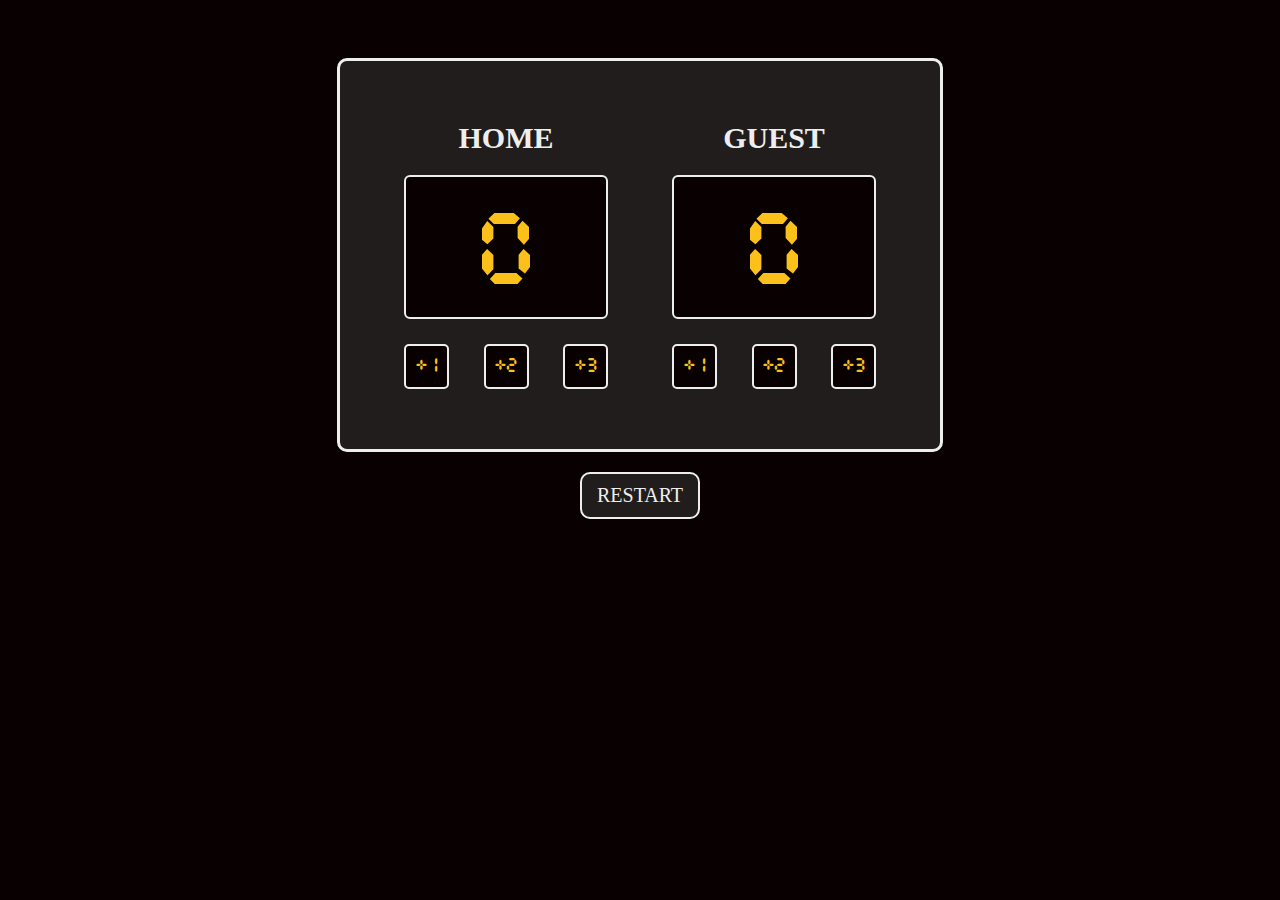
<file: Scrimba/basketball_scoreboard/index.html>
<!DOCTYPE html>
<html>
    <head>
        <title>Basketball Scoreboard</title>
        <meta charset="UTF-8">
        <meta name="viewport" content="width=device-width, initial-scale=1" />
        <link rel="stylesheet" href="./styles.css">
    </head>
    <body>
        <section>
            <div id="scoreboard">
                <div id="home">
                    <h3>HOME</h3>
                    <div class="counter">
                        <p id="home-count">0</p>
                    </div>
                    <div class="btn-container">
                        <button class="count-button" onclick="addOneHome()">+1</button>
                        <button class="count-button" onclick="addTwoHome()">+2</button>
                        <button class="count-button" onclick="addThreeHome()">+3</button>
                    </div>
                </div>
                <div id="guest">
                    <h3>GUEST</h3>
                    <div class="counter">
                        <p id="guest-count">0</p>
                    </div>
                    <div class="btn-container">
                        <button class="count-button" onclick="addOneGuest()">+1</button>
                        <button class="count-button" onclick="addTwoGuest()">+2</button>
                        <button class="count-button" onclick="addThreeGuest()">+3</button>
                    </div>
                </div>
            </div>
            <button id="restart" onclick="restart()">RESTART</button>
        </section>
        <script src="./index.js"></script>
    </body>
</html>
</file>
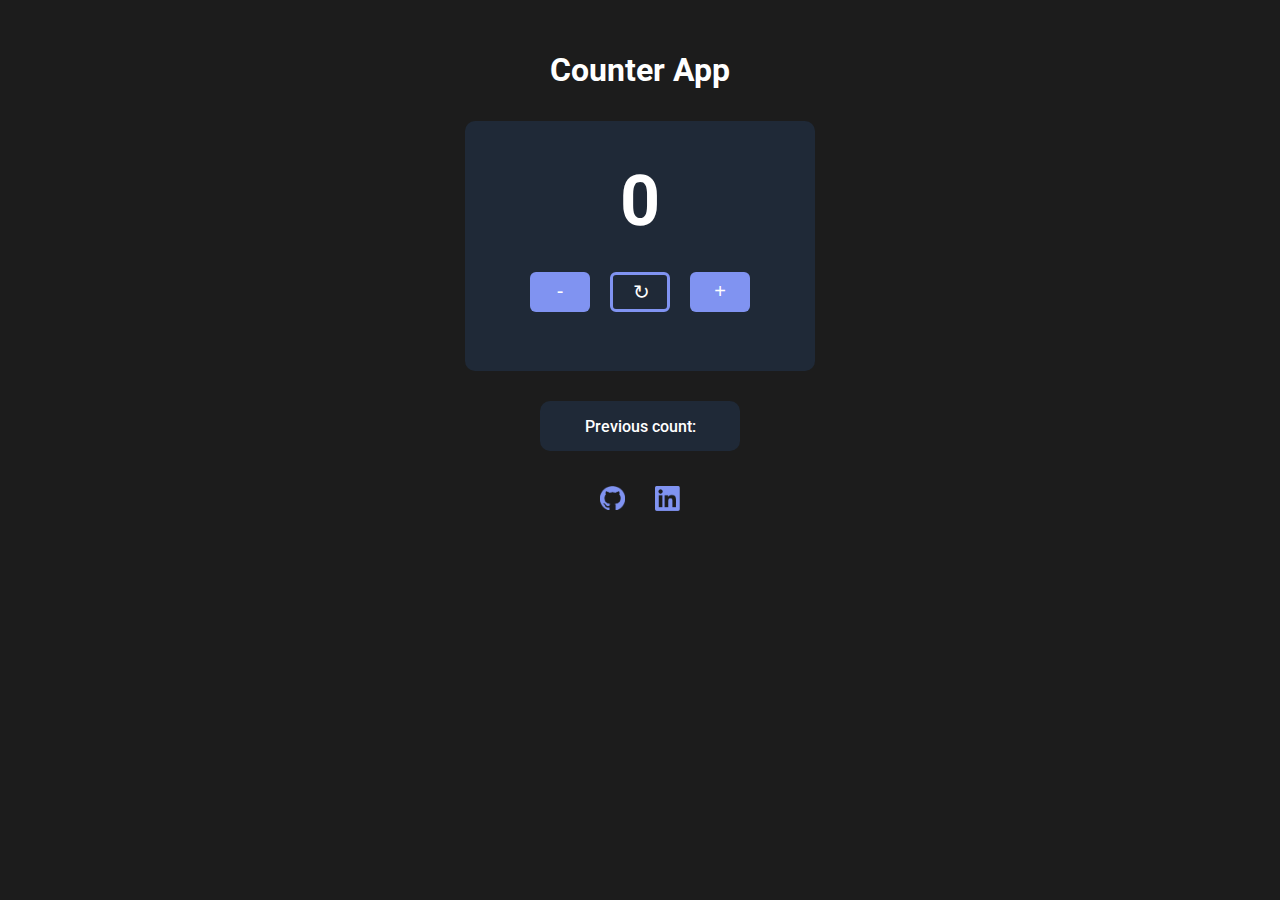
<file: Scrimba/counter_app/index.html>
<!DOCTYPE html>
<html>
    <head>
        <meta charset="UTF-8">
        <meta name="viewport" content="width=device-width, initial-scale=1" />
        <title>Counter App</title>
        <link rel="stylesheet" href="./styles.css">
        <link rel="preconnect" href="https://fonts.googleapis.com">
        <link rel="preconnect" href="https://fonts.gstatic.com" crossorigin>
        <link href="https://fonts.googleapis.com/css2?family=Happy+Monkey&family=Orbitron:wght@400;800&family=Quicksand:wght@400;600&family=Roboto:wght@400;500;700&display=swap" rel="stylesheet">
    </head>
    <body>
        <section>
            <h1>Counter App</h1>
            <div id="container">
                <h2 id="counter">0</h2>
                <div id="button-container">
                    <button type="button" onclick="decrement()">-</button>
                    <button type="button" id="restart" onclick="restart()">↻</button>
                    <button type="button" onclick="increment()">+</button>
                </div>
            </div>
            <div id="count-history">
                <p id="previous-count">Previous count: </p>
            </div>
        </section>
        <footer>
            <a href="https://github.com/jonathancazares" target="_blank">
                <img src="./images/github.png" id="github-img">
            </a>
            <a href="https://www.linkedin.com/in/jonathancazares/" target="_blank">
                <img src="./images/linkedin.png" id="linkedin-img">
            </a>
        </footer>
        <script src="./index.js"></script>
    </body>
</html>
</file>
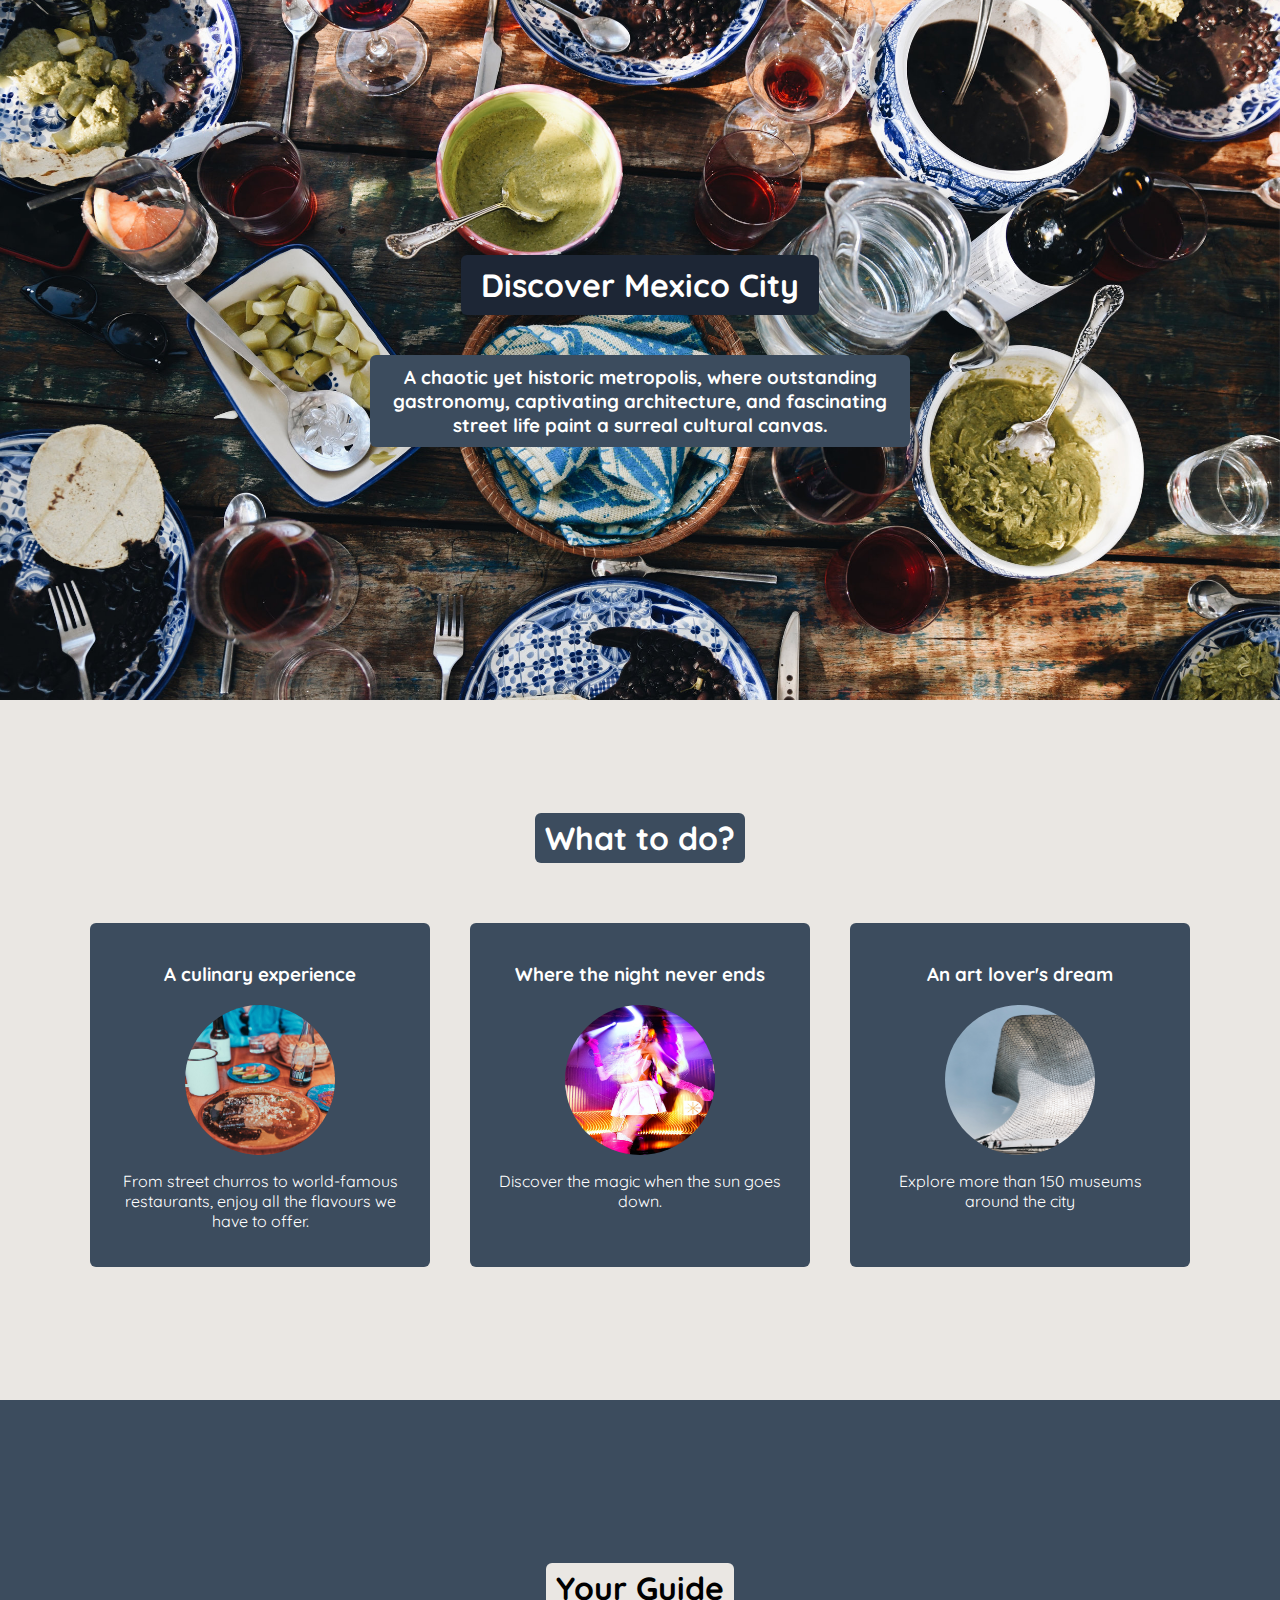
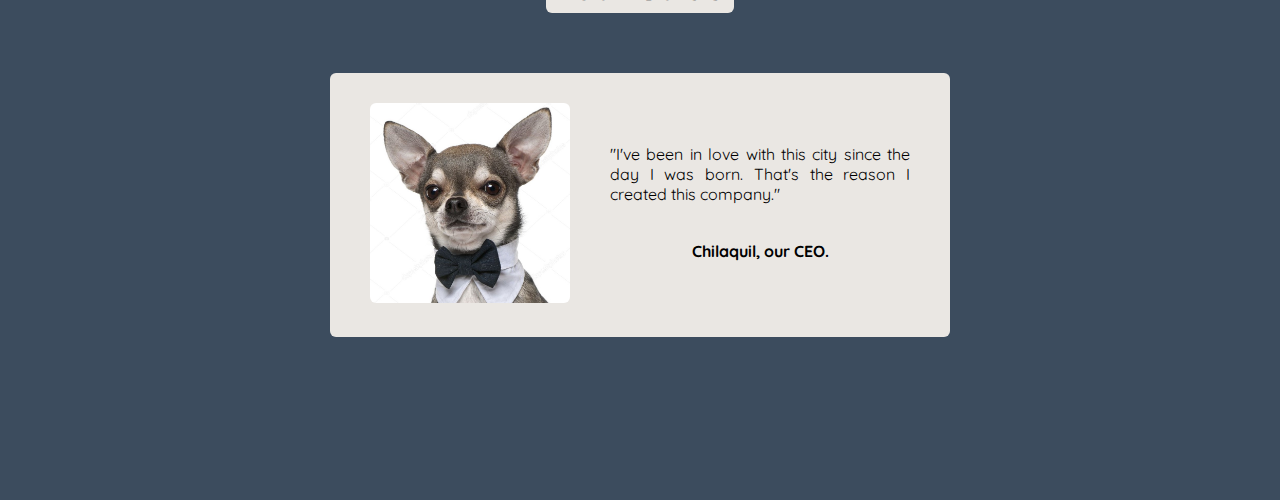
<file: Scrimba/hometown_homepage/index.html>
<!DOCTYPE html>
<html>
    <head>
        <title>Mexico City - Homepage</title>
        <meta charset="UTF-8">
        <meta name="viewport" content="width=device-width, initial-scale=1"/>
        <link rel="stylesheet" href="./styles.css">
        <link rel="preconnect" href="https://fonts.googleapis.com">
        <link rel="preconnect" href="https://fonts.gstatic.com" crossorigin>
        <link href="https://fonts.googleapis.com/css2?family=Happy+Monkey&family=Orbitron:wght@400;800&family=Quicksand:wght@400;600&display=swap" rel="stylesheet">
    </head>
    <body>
        <div id="header-section">
            <h1 id="city-name">Discover Mexico City</h1>
            <h3 id="city-description">A chaotic yet historic metropolis, where outstanding gastronomy, captivating architecture, and fascinating street life paint a surreal cultural canvas.</h4>
        </div>
        <div id="activities-section">
            <h1 class="item" id="activities-title">What to do?</h1>
            <div class="item" id="activities-container">
                <div class="container">
                    <h3 class="activity-title">A culinary experience</h3>
                    <img src="./images/food.jpg" class="activity-img" alt="A table with a mexican dish (mole enchiladas), two beers and some fruit">
                    <p class="activity-description">From street churros to world-famous restaurants, enjoy all the flavours we have to offer.</p>
                </div>
                <div class="container">
                    <h3 class="activity-title">Where the night never ends</h3>
                    <img src="./images/nightlife.jpg" class="activity-img" alt="A drag queen dancing in a room illuminated by a blend of pink and yellow lights">
                    <p class="activity-description">Discover the magic when the sun goes down.</p>
                </div>
                <div class="container">
                    <h3 class="activity-title">An art lover's dream</h3>
                    <img src="./images/museum.jpg" class="activity-img" alt="Exterior of Museo Soumaya in Mexico City, a gleaming metallic structure with a unique, twisted shape, reflecting the sunlight.">
                    <p class="activity-description">Explore more than 150 museums around the city</p>
                </div>
            </div>
        </div>
        <div id="guide-section">
            <h1 class="item" id="guide-title">Your Guide</h1>
            <div class="item" id="card">
                <div class="card-container">
                    <img src="./images/chihuahua.jpg" id="guide-img">
                </div>
                <div class="card-container" id="guide-description">
                    <p id="guide-quote">"I've been in love with this city since the day I was born. That's the reason I created this company."</p>
                    <h4>Chilaquil, our CEO.</h4>
                </div>
            </div>
        </div>
    </body>
</html
</file>
<file: Scrimba/basketball_scoreboard/styles.css>
@font-face {
    font-family: 'Cursed Timer';
    src: url("./font/cursed-timer.ttf");
}

body {
    background: #080001;
}

section {
    display: flex;
    flex-direction: column;
    align-items: center;
}

h3 {
    font-family: Verdana;
    font-size: 30px;
    color: #EEE;
    text-align: center;
    margin: 60px 20px 20px;
}

#restart {
    font-family: Verdana;
    font-size: 20px;
    color: #EEE;
    text-align: center;
    padding: 10px 15px;
    background: #211D1C;
    border: 2px solid #EEE;
    border-radius: 10px;
}

#restart.hover {
    cursor: pointer;
}

#restart:active {
    background: #211D1C;
}

#scoreboard {
    display: flex;
    justify-content: space-evenly;
    background: #211D1C;
    border: 3px solid #EEE;
    width: 600px;
    border-radius: 10px;
    margin: 50px 10px 20px;
}

.counter {
    display: flex;
    justify-content: center;
    align-items: center;
    font-family: 'Cursed Timer';
    color: #FCC01B;
    background: #080001;
    border: 2px solid #EEE;
    border-radius: 6px;
    font-size: 90px;
    width: 160px;
    height: 100px;
    margin-bottom: 25px;
    padding: 30px 20px 10px;
}

.btn-container {
    display: flex;
    justify-content: space-between;
    margin-bottom: 60px;
}

.count-button {
    background: #080001;
    color: #FCC01B;
    font-family: 'Cursed Timer';
    border: 2px solid #EEE;
    border-radius: 5px;
    font-size: 18px;
    width: 45px;
    height: 45px;
}

button:hover {
    cursor: pointer;
}

button:active {
    border: 2px solid #8d8d8d;
}
</file>
<file: Scrimba/counter_app/styles.css>
body {
    font-family: 'Roboto', Arial, sans-serif;
    background-color: #1C1C1C;
}

h1 {
    color: #FFF;
}

section {
    display: flex;
    flex-direction: column;
    justify-content: center;
    align-items: center;
    margin-top: 30px;
}

#container {
    background-color: #1F2937;
    color: #FFF;
    display: flex;
    flex-direction: column;
    justify-content: center;
    align-items: center;
    min-width: 350px;
    height: 250px;
    border-radius: 10px;
    margin-bottom: 20px;
    margin-top: 10px;
}

h2 {
    font-size: 70px;
    margin: 40px auto 0px;
}

#button-container {
    display: flex;
    justify-content: center;
    margin: 10px auto 40px;
}

button {
    background: #8093f1;
    color: #FFF;
    border: none;
    border-radius: 6px;
    font-size: 20px;
    text-align: center;
    margin: 20px 20px;
    padding: 5px 20px;
    width: 60px;
}

#restart {
    background: #1F2937;
    border: 3px solid #8093f1;
    margin-left: 0px;
    margin-right: 0px;
}

button:active {
    background: #6f7fd2;
}

button:hover {
    cursor: pointer;
}

#restart:active {
    border: 2px solid #6f7fd2;
}

#count-history {
    background-color: #1F2937;
    color: #FFF;
    min-width: 200px;
    height: 50px;
    margin-top: 10px;
    border-radius: 10px;
    font-weight: 500;
    text-align: center;
}

footer {
    display: flex;
    justify-content: center;
    margin: 20px 20px;
}

img {
    width: 25px;
    margin: 15px;
}

a:hover {
    opacity: 0.8;
}
</file>
<file: Scrimba/hometown_homepage/styles.css>
body {
    margin: 0;
    font-family: 'Quicksand', sans-serif;
}

#header-section {
    min-height: 700px;
    background-image: url("./images/main-image.jpg");
    background-size: cover;
    background-position: center;
    display: flex;
    flex-direction: column;
    justify-content: center;
    align-items: center;
    color: #ffffff;
}

#city-name {
    background: #1D2635;
    padding: 10px 20px;
    border-radius: 6px;
}

#city-description {
    max-width: 530px;
    text-align: center;
    background: #3C4C5E;
    padding: 10px 5px;
    border-radius: 6px;
    margin-left: 20px;
    margin-right: 20px;
}

#activities-section {
    display: flex;
    flex-direction: column;
    justify-content: center;
    align-items: center;
    background: #eae7e3;
    color: #ffffff;
    min-height: 700px;
}

.item {
    margin: 40px auto;
}

#activities-title {
    background: #3C4C5E;
    padding: 5px 10px;
    border-radius: 6px;
}

#activities-container {
    margin-top: 0;
    display: flex;
    justify-content: center;
    flex-wrap: wrap;
}

.container {
    background: #3C4C5E;
    display: flex;
    flex-direction: column;
    align-items: center;
    margin: 20px 20px;
    padding: 20px;
    border-radius: 6px;
}

.container:hover {
    background: #1D2635;
}

.activity-description {
    text-align: center;
    max-width: 300px;
}

.activity-img {
    width: 150px;
    height: 150px;
    border-radius: 50%;
}

#guide-section {
    display: flex;
    flex-direction: column;
    justify-content: center;
    align-items: center;
    min-height: 700px;
    background: #3C4C5E;
}

#guide-title {
    background: #eae7e3;
    padding: 5px 10px;
    border-radius: 6px;
}

#guide-img {
    width: 200px;
    height: 200px;
    border-radius: 6px;
}

#card {
    display: flex;
    justify-content: center;
    align-items: center;
    flex-wrap: wrap;
    background: #eae7e3;
    padding: 20px;
    margin: 20px 40px 40px;
    border-radius: 6px;
}

.card-container {
    margin: 10px 20px;
}

#guide-description {
    display: flex;
    flex-direction: column;
    align-items: center;
}

#guide-quote 
{
    max-width: 300px;
    text-align: justify;
}
</file>
